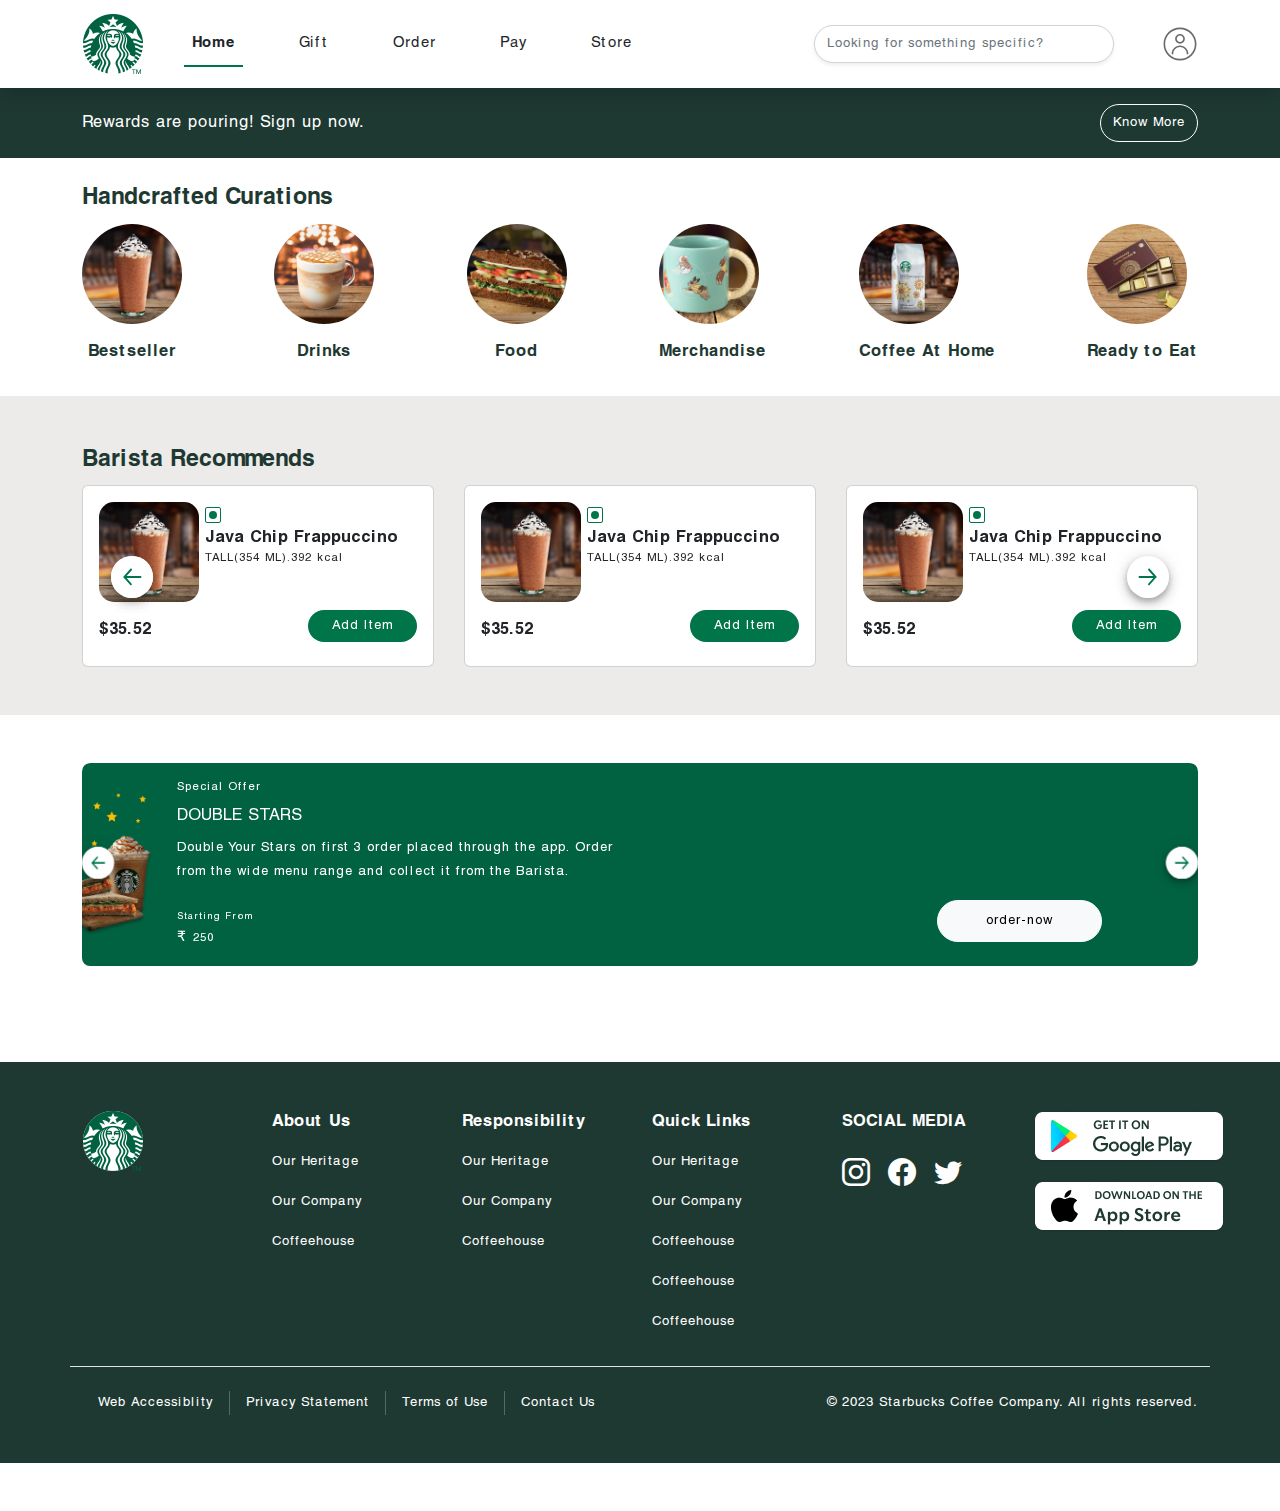
<file: index.html>
<!DOCTYPE html>
<html lang="en">

<head>
  <meta charset="UTF-8" />
  <meta http-equiv="X-UA-Compatible" content="IE=edge" />
  <meta name="viewport" content="width=device-width, initial-scale=1.0" />
  <title>Starbucks</title>
  <link rel="shortcut icon" href="img/favicon.ico" type="image/x-icon">
  <link rel="stylesheet" href="css/swiper-bundle.min.css" />
  <link rel="stylesheet" href="css/bootstrap-icons.css" />
  <link rel="stylesheet" href="css/bootstrap.min.css" />
  <link rel="stylesheet" href="css/fonts.css" />
  <link rel="stylesheet" href="css/style.css" />
</head>

<body>
  <header class="navbar navbar-expand-lg shadow">
    <div class="container">
      <a href="#" class="navbar-brand">
        <img src="img/logo.png" alt="" />
      </a>
      <button class="navbar-toggler shadow-none border-0 text-primary" type="button" data-bs-toggle="collapse"
        data-bs-target="#menu">
        <i class="bi bi-list"></i>
      </button>
      <div class="collapse navbar-collapse" id="menu">
        <ul class="navbar-nav">
          <li class="nav-item active px-4">
            <a href="index.html" class="nav-link ">Home</a>
          </li>
          <li class="nav-item px-4">
            <a href="#" class="nav-link">Gift</a>
          </li>
          <li class="nav-item px-4">
            <a href="order.html" class="nav-link">Order</a>
          </li>
          <li class="nav-item px-4">
            <a href="#" class="nav-link" data-bs-target="#pay" data-bs-toggle="modal">Pay</a>
          </li>
          <li class="nav-item px-4">
            <a href="store.html" class="nav-link">Store</a>
          </li>
        </ul>
        <form class="d-flex align-items-center ms-auto header-icon" role="search">
          <input class="form-control shadow-sm me-5 rounded-pill" type="search"
            placeholder="Looking for something specific?" aria-label="Search" />
          <img src="img/account_thin.svg" alt="" />
        </form>
      </div>
    </div>
  </header>
  <section class="bg-primary py-3">
    <div class="container">
      <div class="d-flex text-white justify-content-between align-items-center">
        <p class="m-0 font-20 fw-light">Rewards are pouring! Sign up now.</p>
        <button class="btn text-white border border-white rounded-pill" data-bs-toggle="modal"
          data-bs-target="#knowMore">
          Know More
        </button>
      </div>
    </div>
  </section>

  <section class="py-4">
    <div class="container">
      <h3 class="text-primary fw-bolder">Handcrafted Curations</h3>
      <div class="row justify-content-between text-center">
        <div class="col-12 d-flex justify-content-between">
          <div class="food-box">
            <div class="img-box">
              <img src="img/Bestseller.jpg" alt="" />
            </div>
            <h2 class="text-primary font-20 fw-bolder pt-3">Bestseller</h2>
          </div>
          <div class="food-box">
            <div class="img-box">
              <img src="img/Drinks.jpg" alt="" />
            </div>
            <h2 class="text-primary font-20 fw-bolder pt-3">Drinks</h2>
          </div>
          <div class="food-box">
            <div class="img-box">
              <img src="img/Food.jpg" alt="" />
            </div>
            <h2 class="text-primary font-20 fw-bolder pt-3">Food</h2>
          </div>
          <div class="food-box">
            <div class="img-box">
              <img src="img/Merchandise.jpg" alt="" />
            </div>
            <h2 class="text-primary font-20 fw-bolder pt-3">Merchandise</h2>
          </div>
          <div class="food-box">
            <div class="img-box">
              <img src="img/CoffeeAtHome.jpg" alt="" />
            </div>
            <h2 class="text-primary font-20 fw-bolder pt-3">
              Coffee At Home
            </h2>
          </div>
          <div class="food-box">
            <div class="img-box">
              <img src="img/ReadyToEat.jpg" alt="" />
            </div>
            <h2 class="text-primary font-20 fw-bolder pt-3">Ready to Eat</h2>
          </div>
        </div>
      </div>
    </div>
  </section>

  <!-- Recommends section  -->
  <section class="bg-web py-5">
    <div class="container">
      <h3 class="text-primary fw-bolder">Barista Recommends</h3>
      <div class="swiper mySwiper">
        <div class="swiper-wrapper">
          <div class="swiper-slide">
            <div class="card p-3" style="max-width: 540px">
              <div class="row g-0">
                <div class="col-md-4">
                  <div class="recommed-img-box">
                    <img src="img/Bestseller.jpg" class="img-fluid rounded-start" alt="..." />
                  </div>
                </div>
                <div class="col-md-8">
                  <div class="card-body p-0">
                    <img src="img/veg.svg" alt="" />
                    <h4 class="card-title font-20 fw-bold m-0">
                      Java Chip Frappuccino
                    </h4>
                    <h5 class="font-14">TALL(354 ML).392 kcal</h5>
                  </div>
                </div>
              </div>
              <div class="hstack justify-content-between">
                <h2 class="font-20 fw-bold pt-3">$35.52</h2>
                <button class="btn btn-primary rounded-pill addbtn py-1 px-4">
                  Add Item
                </button>
              </div>
            </div>
          </div>
          <div class="swiper-slide">
            <div class="card p-3" style="max-width: 540px">
              <div class="row g-0">
                <div class="col-md-4">
                  <div class="recommed-img-box">
                    <img src="img/Bestseller.jpg" class="img-fluid rounded-start" alt="..." />
                  </div>
                </div>
                <div class="col-md-8">
                  <div class="card-body p-0">
                    <img src="img/veg.svg" alt="" />
                    <h4 class="card-title font-20 fw-bold m-0">
                      Java Chip Frappuccino
                    </h4>
                    <h5 class="font-14">TALL(354 ML).392 kcal</h5>
                  </div>
                </div>
              </div>
              <div class="hstack justify-content-between">
                <h2 class="font-20 fw-bold pt-3">$35.52</h2>
                <button class="btn btn-primary rounded-pill addbtn py-1 px-4">
                  Add Item
                </button>
              </div>
            </div>
          </div>
          <div class="swiper-slide">
            <div class="card p-3" style="max-width: 540px">
              <div class="row g-0">
                <div class="col-md-4">
                  <div class="recommed-img-box">
                    <img src="img/Bestseller.jpg" class="img-fluid rounded-start" alt="..." />
                  </div>
                </div>
                <div class="col-md-8">
                  <div class="card-body p-0">
                    <img src="img/veg.svg" alt="" />
                    <h4 class="card-title font-20 fw-bold m-0">
                      Java Chip Frappuccino
                    </h4>
                    <h5 class="font-14">TALL(354 ML).392 kcal</h5>
                  </div>
                </div>
              </div>
              <div class="hstack justify-content-between">
                <h2 class="font-20 fw-bold pt-3">$35.52</h2>
                <button class="btn btn-primary rounded-pill addbtn py-1 px-4">
                  Add Item
                </button>
              </div>
            </div>
          </div>
          <div class="swiper-slide">
            <div class="card p-3" style="max-width: 540px">
              <div class="row g-0">
                <div class="col-md-4">
                  <div class="recommed-img-box">
                    <img src="img/Bestseller.jpg" class="img-fluid rounded-start" alt="..." />
                  </div>
                </div>
                <div class="col-md-8">
                  <div class="card-body p-0">
                    <img src="img/veg.svg" alt="" />
                    <h4 class="card-title font-20 fw-bold m-0">
                      Java Chip Frappuccino
                    </h4>
                    <h5 class="font-14">TALL(354 ML).392 kcal</h5>
                  </div>
                </div>
              </div>
              <div class="hstack justify-content-between">
                <h2 class="font-20 fw-bold pt-3">$35.52</h2>
                <button class="btn btn-primary rounded-pill addbtn py-1 px-4">
                  Add Item
                </button>
              </div>
            </div>
          </div>
        </div>
        <div class="swiper-button-prev"></div>
        <div class="swiper-button-next"></div>
      </div>
    </div>
  </section>

  <!-- offer secction  -->
  <section class="py-5">
    <div class="container">
      <div class="carousel slide rounded-3 overflow-hidden" data-bs-ride="true" id="offer">
        <div class="carousel-inner">
          <div class="carousel-item carousel-img-2 active">
            <div class="row align-items-center">
              <div class="col-1">
                <img src="img/Bonus_Stars_2d6733cfde.png" alt="" />
              </div>
              <div class="col-5 text-white py-3">
                <h2 class="font-14">Special Offer</h2>
                <h4 class="font-20">DOUBLE STARS</h4>
                <p class="pb-4">
                  Double Your Stars on first 3 order placed through the app.
                  Order from the wide menu range and collect it from the
                  Barista.
                </p>
                <div class="d-flex justify-content-between">
                  <div class="slider-content">
                    <label for="" class="font-12 d-block">Starting From</label>
                    <span class="font-14">₹ 250</span>
                  </div>
                </div>
              </div>
              <div class="col-3 ms-auto align-self-end mb-4">
                <button class="btn btn-light rounded-pill px-5 py-2">
                  order-now
                </button>
              </div>
            </div>
          </div>
          <div class="carousel-item carousel-img-1">
            <div class="row align-items-center">
              <div class="col-1">
                <img src="img/Group_1313_209b3baa05.png" alt="" />
              </div>
              <div class="col-5 text-white py-3">
                <h2 class="font-14">Special Offer</h2>
                <h4 class="font-20">DOUBLE STARS</h4>
                <p class="pb-4">
                  Double Your Stars on first 3 order placed through the app.
                  Order from the wide menu range and collect it from the
                  Barista.
                </p>
                <div class="d-flex justify-content-between">
                  <div class="slider-content">
                    <label for="" class="font-12 d-block">Starting From</label>
                    <span class="font-14">₹ 250</span>
                  </div>
                </div>
              </div>
              <div class="col-3 ms-auto align-self-end mb-4">
                <button class="btn btn-light rounded-pill px-5 py-2">
                  order-now
                </button>
              </div>
            </div>
          </div>
          <div class="carousel-item carousel-img-2">
            <div class="row align-items-center">
              <div class="col-1">
                <img src="img/Barista_Pride_ca8aec571f.png" alt="" />
              </div>
              <div class="col-5 text-white py-3">
                <h2 class="font-14">Special Offer</h2>
                <h4 class="font-20">DOUBLE STARS</h4>
                <p class="pb-4">
                  Double Your Stars on first 3 order placed through the app.
                  Order from the wide menu range and collect it from the
                  Barista.
                </p>
                <div class="d-flex justify-content-between">
                  <div class="slider-content">
                    <label for="" class="font-12 d-block">Starting From</label>
                    <span class="font-14">₹ 250</span>
                  </div>
                </div>
              </div>
              <div class="col-3 ms-auto align-self-end mb-4">
                <button class="btn btn-light rounded-pill px-5 py-2">
                  order-now
                </button>
              </div>
            </div>
          </div>
          <div class="carousel-item carousel-img-3">
            <div class="row align-items-center">
              <div class="col-1">
                <img src="img/Group_1249_39083973b4.png" alt="" />
              </div>
              <div class="col-5 text-white py-3">
                <h2 class="font-14">Special Offer</h2>
                <h4 class="font-20">DOUBLE STARS</h4>
                <p class="pb-4">
                  Double Your Stars on first 3 order placed through the app.
                  Order from the wide menu range and collect it from the
                  Barista.
                </p>
                <div class="d-flex justify-content-between">
                  <div class="slider-content">
                    <label for="" class="font-12 d-block">Starting From</label>
                    <span class="font-14">₹ 250</span>
                  </div>
                </div>
              </div>
              <div class="col-3 ms-auto align-self-end mb-4">
                <button class="btn btn-light rounded-pill px-5 py-2">
                  order-now
                </button>
              </div>
            </div>
          </div>
        </div>
        <button class="carousel-control-prev" type="button" data-bs-target="#offer" data-bs-slide="prev">
          <span class="carousel-control-prev-icon" aria-hidden="true"></span>
          <span class="visually-hidden">Previous</span>
        </button>
        <button class="carousel-control-next" type="button" data-bs-target="#offer" data-bs-slide="next">
          <span class="carousel-control-next-icon" aria-hidden="true"></span>
          <span class="visually-hidden">Next</span>
        </button>
      </div>
    </div>
  </section>
  

  <footer class="bg-primary py-5 my-5">
    <div class="container">
      <div class="row border-0 border-bottom pb-4">
        <div class="col-xs-12 col-md-2">
          <img src="img/logo.png" alt="" />
        </div>
        <div class="col-xs-12 col-md-2">
          <h3 class="text-white fw-bold font-20">About Us</h3>
          <ul class="list-group list-group-flush">
            <li class="px-0 list-group-item bg-transparent border-0">
              <a href="#" class="text-decoration-none text-white">
                Our Heritage
              </a>
            </li>
            <li class="px-0 list-group-item bg-transparent border-0">
              <a href="#" class="text-decoration-none text-white">
                Our Company
              </a>
            </li>
            <li class="px-0 list-group-item bg-transparent border-0">
              <a href="#" class="text-decoration-none text-white">
                Coffeehouse
              </a>
            </li>
          </ul>
        </div>
        <div class="col-xs-12 col-md-2">
          <h3 class="text-white fw-bold font-20">Responsibility</h3>
          <ul class="list-group list-group-flush">
            <li class="px-0 list-group-item bg-transparent border-0">
              <a href="#" class="text-decoration-none text-white">
                Our Heritage
              </a>
            </li>
            <li class="px-0 list-group-item bg-transparent border-0">
              <a href="#" class="text-decoration-none text-white">
                Our Company
              </a>
            </li>
            <li class="px-0 list-group-item bg-transparent border-0">
              <a href="#" class="text-decoration-none text-white">
                Coffeehouse
              </a>
            </li>
          </ul>
        </div>
        <div class="col-xs-12 col-md-2">
          <h3 class="text-white fw-bold font-20">Quick Links</h3>
          <ul class="list-group list-group-flush">
            <li class="px-0 list-group-item bg-transparent border-0">
              <a href="#" class="text-decoration-none text-white">
                Our Heritage
              </a>
            </li>
            <li class="px-0 list-group-item bg-transparent border-0">
              <a href="#" class="text-decoration-none text-white">
                Our Company
              </a>
            </li>
            <li class="px-0 list-group-item bg-transparent border-0">
              <a href="#" class="text-decoration-none text-white">
                Coffeehouse
              </a>
            </li>
            <li class="px-0 list-group-item bg-transparent border-0">
              <a href="#" class="text-decoration-none text-white">
                Coffeehouse
              </a>
            </li>
            <li class="px-0 list-group-item bg-transparent border-0">
              <a href="#" class="text-decoration-none text-white">
                Coffeehouse
              </a>
            </li>
          </ul>
        </div>
        <div class="col-xs-12 col-md-2">
          <h3 class="text-white fw-bold font-20">SOCIAL MEDIA</h3>
          <div class="hstack align-items-center pt-3">
            <i class="bi bi-instagram text-white h3 m-0 pe-3"></i>
            <i class="bi bi-facebook text-white h3 m-0 pe-3"></i>
            <i class="bi bi-twitter text-white h3 m-0"></i>
          </div>
        </div>
        <div class="col-xs-12 col-md-2">
          <img src="img/appstoreAndroid.png" class="pb-3" alt="" />
          <img src="img/appstoreiOS.png" alt="" />
        </div>
      </div>
      <div class="hstack align-items-center text-white justify-content-between">
        <div class="hstack pt-4">
          <p class="px-3"> Web Accessiblity</p>
          <div class="vr"></div>
          <p class="px-3"> Privacy Statement</p>
          <div class="vr"></div>
          <p class="px-3"> Terms of Use</p>
          <div class="vr"></div>
          <p class="px-3"> Contact Us</p>
        </div>
        <p class="pt-4">© 2023 Starbucks Coffee Company. All rights reserved.</p>
      </div>
    </div>
  </footer>

  <div class="modal fade" id="knowMore" data-bs-backdrop="static">
    <div class="modal-dialog modal-lg modal-dialog-centered">
      <div class="modal-content">
        <div class="modal-body">
          <div class="row py-2">
            <div class="col-1">
              <img src="img/create_account_7371e188d6.png" class="img-fluid" alt="" />
            </div>
            <div class="col-11">
              <p>
                Create an account to get access to full range of Starbucks
                Rewards Benefits
              </p>
            </div>
          </div>
          <div class="row">
            <div class="col-1">
              <img src="img/earn_stars_redeem_rewards_e0be5531df.png" class="img-fluid" alt="" />
            </div>
            <div class="col-11">
              <p>
                As you earn stars, you can redeem them for rewards—like free
                drinks, and more when you annually spend Rs 600 or more.
              </p>
            </div>
          </div>
          <div class="row">
            <div class="col-1">
              <img src="img/starfor_spend_bf8f7b7350.png" class="img-fluid" alt="" />
            </div>
            <div class="col-11">
              <p>
                Earn a star on every Rs 300 spent on your registered Starbucks
                Card
              </p>
            </div>
          </div>
        </div>
        <div class="modal-footer">
          <button class="btn btn-primary" data-bs-dismiss="modal">
            Close
          </button>
        </div>
      </div>
    </div>
  </div>

  <div class="modal fade" id="pay" data-bs-backdrop="static">
    <div class="modal-dialog  modal-lg modal-dialog-centered">
      <div class="modal-content p-3 border-0 rounded-5">
        <div class="modal-header d-block text-end border-0">
          <a href="#" data-bs-dismiss="modal" class="text-decoration-none  text-primary fw-bold">SKIP</a>
        </div>
        <div class="modal-body">
          <h2 class="fw-bold text-primary">Login</h2>
          <form action="">
            <label for="" class="form-label">Username:</label>
            <input type="text" placeholder="Enter Email ID or Mobile number*"
              class="form-control mb-3 border-0 border-bottom rounded-0 ps-0">
            <label for="" class="form-label">Password:</label>
            <input type="password" placeholder="Enter password*"
              class="form-control border-0 border-bottom rounded-0 ps-0">
            <p class="form-text">Don't have an account? <a href="#" class="text-success">Sign Up</a></p>
            <button class="btn btn-secondary w-50 mx-auto d-block mt-4 rounded-pill">Login</button>
            <p class="form-text text-center pt-3">Facing trouble logging in? <a href="#" class="text-success">Get
                Help</a></p>
          </form>
        </div>
      </div>
    </div>
  </div>
  <script src="js/bootstrap.min.js"></script>
  <script src="js/swiper-bundle.min.js"></script>
  <!-- Initialize Swiper -->
  <script>
    var swiper = new Swiper(".mySwiper", {
      slidesPerView: 3,
      spaceBetween: 30,
      freeMode: true,
      pagination: {
        el: ".swiper-pagination",
        clickable: true,
      },
    });
  </script>
</body>

</html>
</file>
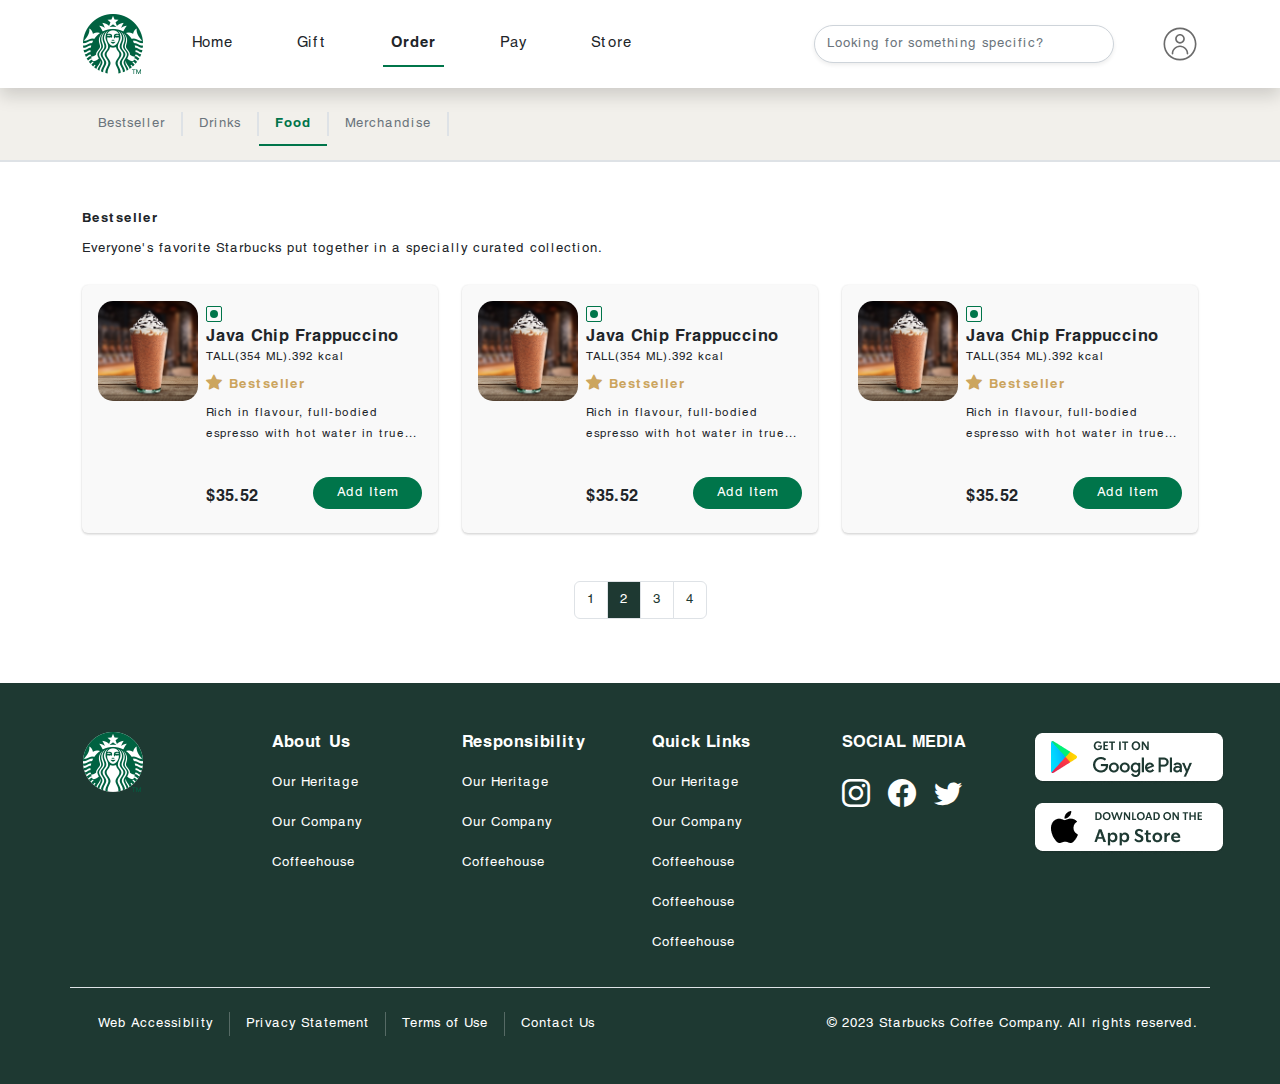
<file: order.html>
<!DOCTYPE html>
<html lang="en">

<head>
    <meta charset="UTF-8" />
    <meta http-equiv="X-UA-Compatible" content="IE=edge" />
    <meta name="viewport" content="width=device-width, initial-scale=1.0" />
    <title>Starbucks</title>
    <link rel="stylesheet" href="css/swiper-bundle.min.css" />
    <link rel="stylesheet" href="css/bootstrap-icons.css" />
    <link rel="stylesheet" href="css/bootstrap.min.css" />
    <link rel="stylesheet" href="css/fonts.css" />
    <link rel="stylesheet" href="css/style.css" />
</head>

<body>
    <header class="navbar navbar-expand-lg shadow">
        <div class="container">
            <a href="#" class="navbar-brand">
                <img src="img/logo.png" alt="" />
            </a>
            <button class="navbar-toggler shadow-none border-0 text-primary" type="button" data-bs-toggle="collapse"
                data-bs-target="#menu">
                <i class="bi bi-list"></i>
            </button>
            <div class="collapse navbar-collapse" id="menu">
                <ul class="navbar-nav">
                    <li class="nav-item px-4">
                        <a href="index.html" class="nav-link">Home</a>
                    </li>
                    <li class="nav-item px-4">
                        <a href="#" class="nav-link">Gift</a>
                    </li>
                    <li class="nav-item active px-4">
                        <a href="order.html" class="nav-link ">Order</a>
                    </li>
                    <li class="nav-item px-4">
                        <a href="#" class="nav-link" data-bs-target="#pay" data-bs-toggle="modal">Pay</a>
                    </li>
                    <li class="nav-item px-4">
                        <a href="#" class="nav-link">Store</a>
                    </li>
                </ul>
                <form class="d-flex align-items-center ms-auto header-icon" role="search">
                    <input class="form-control shadow-sm me-5 rounded-pill" type="search"
                        placeholder="Looking for something specific?" aria-label="Search" />
                    <img src="img/account_thin.svg" alt="" />
                </form>
            </div>
        </div>
    </header>

    <section class="bg-gray border-0 border-bottom border-2 order-tab">
        <div class="container">
            <ul class="nav py-3" id="">
                <li class="nav-item py-2">
                    <a class="nav-link text-muted border-end py-0" aria-current="page" href="#" data-bs-toggle="tab" data-bs-target="#home-tab-pane">Bestseller</a>
                </li>
                <li class="nav-item py-2">
                    <a class="nav-link text-muted border-end py-0" aria-current="page" href="#" data-bs-toggle="tab" data-bs-target="#profile-tab-pane">Drinks</a>
                </li>
                <li class="nav-item py-2">
                    <a class="nav-link text-muted active border-end py-0" aria-current="page" href="#" data-bs-toggle="tab" data-bs-target="#contact-tab-pane">Food</a>
                </li>
                <li class="nav-item py-2">
                    <a class="nav-link text-muted border-end py-0" aria-current="page" href="#" data-bs-toggle="tab" data-bs-target="#contact-tab-pane">Merchandise</a>
                </li>
            </ul>
        </div>
    </section>
    <div class="tab-content" id="myTabContent">
        <div class="tab-pane fade show active" id="home-tab-pane" role="tabpanel" aria-labelledby="home-tab" tabindex="0">
            <section class="py-5">
                <div class="container">
                    <h2 class="h6 fw-bold">Bestseller</h2>
                    <p class="pb-4">Everyone's favorite Starbucks put together in a specially curated collection.</p>
                    <div class="row">
                        <div class="col-12 col-md-4">
                            <div class="card p-3 order-card border-0" style="max-width: 540px">
                                <div class="row g-0">
                                    <div class="col-md-4">
                                        <div class="recommed-img-box">
                                            <img src="img/Bestseller.jpg" class="img-fluid rounded-start" alt="..." />
                                        </div>
                                    </div>
                                    <div class="col-md-8">
                                        <div class="card-body p-0">
                                            <img src="img/veg.svg" alt="" />
                                            <h4 class="card-title font-20 fw-bold m-0">
                                                Java Chip Frappuccino
                                            </h4>
                                            <h5 class="font-14">TALL(354 ML).392 kcal</h5>
                                            <h3 class="h6  font-yellow fw-bold"><i class="bi bi-star-fill"></i> Bestseller</h3>
                                            <p class="font-14 pb-4">Rich in flavour, full-bodied espresso with hot water in
                                                true...</p>
                                        </div>
                                        <div class="hstack justify-content-between">
                                            <h2 class="font-20 fw-bold pt-3">$35.52</h2>
                                            <button class="btn btn-primary rounded-pill addbtn py-1 px-4">
                                                Add Item
                                            </button>
                                        </div>
                                    </div>
                                </div>
                            </div>
                        </div>
                        <div class="col-12 col-md-4">
                            <div class="card p-3 order-card border-0" style="max-width: 540px">
                                <div class="row g-0">
                                    <div class="col-md-4">
                                        <div class="recommed-img-box">
                                            <img src="img/Bestseller.jpg" class="img-fluid rounded-start" alt="..." />
                                        </div>
                                    </div>
                                    <div class="col-md-8">
                                        <div class="card-body p-0">
                                            <img src="img/veg.svg" alt="" />
                                            <h4 class="card-title font-20 fw-bold m-0">
                                                Java Chip Frappuccino
                                            </h4>
                                            <h5 class="font-14">TALL(354 ML).392 kcal</h5>
                                            <h3 class="h6  font-yellow fw-bold"><i class="bi bi-star-fill"></i> Bestseller</h3>
                                            <p class="font-14 pb-4">Rich in flavour, full-bodied espresso with hot water in
                                                true...</p>
                                        </div>
                                        <div class="hstack justify-content-between">
                                            <h2 class="font-20 fw-bold pt-3">$35.52</h2>
                                            <button class="btn btn-primary rounded-pill addbtn py-1 px-4">
                                                Add Item
                                            </button>
                                        </div>
                                    </div>
                                </div>
                            </div>
                        </div>
                        <div class="col-12 col-md-4">
                            <div class="card p-3 order-card border-0" style="max-width: 540px">
                                <div class="row g-0">
                                    <div class="col-md-4">
                                        <div class="recommed-img-box">
                                            <img src="img/Bestseller.jpg" class="img-fluid rounded-start" alt="..." />
                                        </div>
                                    </div>
                                    <div class="col-md-8">
                                        <div class="card-body p-0">
                                            <img src="img/veg.svg" alt="" />
                                            <h4 class="card-title font-20 fw-bold m-0">
                                                Java Chip Frappuccino
                                            </h4>
                                            <h5 class="font-14">TALL(354 ML).392 kcal</h5>
                                            <h3 class="h6  font-yellow fw-bold"><i class="bi bi-star-fill"></i> Bestseller</h3>
                                            <p class="font-14 pb-4">Rich in flavour, full-bodied espresso with hot water in
                                                true...</p>
                                        </div>
                                        <div class="hstack justify-content-between">
                                            <h2 class="font-20 fw-bold pt-3">$35.52</h2>
                                            <button class="btn btn-primary rounded-pill addbtn py-1 px-4">
                                                Add Item
                                            </button>
                                        </div>
                                    </div>
                                </div>
                            </div>
                        </div>
                    </div>
                    <nav class="page navigation pt-5">
                        <ul class="pagination justify-content-center">
                            <li class="page-item">
                                <a href="#" class="page-link text-primary">1</a>
                            </li>
                            <li class="page-item">
                                <a href="#" class="page-link  bg-primary text-white">2</a>
                            </li>
                            <li class="page-item">
                                <a href="#" class="page-link text-primary">3</a>
                            </li>
                            <li class="page-item">
                                <a href="#" class="page-link text-primary">4</a>
                            </li>
                        </ul>
                    </nav>
                </div>
            </section>
        
        </div>
        <div class="tab-pane fade" id="profile-tab-pane" role="tabpanel" aria-labelledby="profile-tab" tabindex="0">
            <section class="py-5">
                <div class="container">
                    <h2 class="h6 fw-bold">Bestseller</h2>
                    <p class="pb-4">Everyone's favorite Starbucks put together in a specially curated collection.</p>
                    <div class="row">
                        <div class="col-12 col-md-4">
                            <div class="card p-3 order-card border-0" style="max-width: 540px">
                                <div class="row g-0">
                                    <div class="col-md-4">
                                        <div class="recommed-img-box">
                                            <img src="img/Bestseller.jpg" class="img-fluid rounded-start" alt="..." />
                                        </div>
                                    </div>
                                    <div class="col-md-8">
                                        <div class="card-body p-0">
                                            <img src="img/veg.svg" alt="" />
                                            <h4 class="card-title font-20 fw-bold m-0">
                                                Java Chip Frappuccino
                                            </h4>
                                            <h5 class="font-14">TALL(354 ML).392 kcal</h5>
                                            <h3 class="h6  font-yellow fw-bold"><i class="bi bi-star-fill"></i> Bestseller</h3>
                                            <p class="font-14 pb-4">Rich in flavour, full-bodied espresso with hot water in
                                                true...</p>
                                        </div>
                                        <div class="hstack justify-content-between">
                                            <h2 class="font-20 fw-bold pt-3">$35.52</h2>
                                            <button class="btn btn-primary rounded-pill addbtn py-1 px-4">
                                                Add Item
                                            </button>
                                        </div>
                                    </div>
                                </div>
                            </div>
                        </div>
                        <div class="col-12 col-md-4">
                            <div class="card p-3 order-card border-0" style="max-width: 540px">
                                <div class="row g-0">
                                    <div class="col-md-4">
                                        <div class="recommed-img-box">
                                            <img src="img/Bestseller.jpg" class="img-fluid rounded-start" alt="..." />
                                        </div>
                                    </div>
                                    <div class="col-md-8">
                                        <div class="card-body p-0">
                                            <img src="img/veg.svg" alt="" />
                                            <h4 class="card-title font-20 fw-bold m-0">
                                                Java Chip Frappuccino
                                            </h4>
                                            <h5 class="font-14">TALL(354 ML).392 kcal</h5>
                                            <h3 class="h6  font-yellow fw-bold"><i class="bi bi-star-fill"></i> Bestseller</h3>
                                            <p class="font-14 pb-4">Rich in flavour, full-bodied espresso with hot water in
                                                true...</p>
                                        </div>
                                        <div class="hstack justify-content-between">
                                            <h2 class="font-20 fw-bold pt-3">$35.52</h2>
                                            <button class="btn btn-primary rounded-pill addbtn py-1 px-4">
                                                Add Item
                                            </button>
                                        </div>
                                    </div>
                                </div>
                            </div>
                        </div>
                        <div class="col-12 col-md-4">
                            <div class="card p-3 order-card border-0" style="max-width: 540px">
                                <div class="row g-0">
                                    <div class="col-md-4">
                                        <div class="recommed-img-box">
                                            <img src="img/Bestseller.jpg" class="img-fluid rounded-start" alt="..." />
                                        </div>
                                    </div>
                                    <div class="col-md-8">
                                        <div class="card-body p-0">
                                            <img src="img/veg.svg" alt="" />
                                            <h4 class="card-title font-20 fw-bold m-0">
                                                Java Chip Frappuccino
                                            </h4>
                                            <h5 class="font-14">TALL(354 ML).392 kcal</h5>
                                            <h3 class="h6  font-yellow fw-bold"><i class="bi bi-star-fill"></i> Bestseller</h3>
                                            <p class="font-14 pb-4">Rich in flavour, full-bodied espresso with hot water in
                                                true...</p>
                                        </div>
                                        <div class="hstack justify-content-between">
                                            <h2 class="font-20 fw-bold pt-3">$35.52</h2>
                                            <button class="btn btn-primary rounded-pill addbtn py-1 px-4">
                                                Add Item
                                            </button>
                                        </div>
                                    </div>
                                </div>
                            </div>
                        </div>
                        <div class="col-12 col-md-4">
                            <div class="card p-3 order-card border-0" style="max-width: 540px">
                                <div class="row g-0">
                                    <div class="col-md-4">
                                        <div class="recommed-img-box">
                                            <img src="img/Bestseller.jpg" class="img-fluid rounded-start" alt="..." />
                                        </div>
                                    </div>
                                    <div class="col-md-8">
                                        <div class="card-body p-0">
                                            <img src="img/veg.svg" alt="" />
                                            <h4 class="card-title font-20 fw-bold m-0">
                                                Java Chip Frappuccino
                                            </h4>
                                            <h5 class="font-14">TALL(354 ML).392 kcal</h5>
                                            <h3 class="h6  font-yellow fw-bold"><i class="bi bi-star-fill"></i> Bestseller</h3>
                                            <p class="font-14 pb-4">Rich in flavour, full-bodied espresso with hot water in
                                                true...</p>
                                        </div>
                                        <div class="hstack justify-content-between">
                                            <h2 class="font-20 fw-bold pt-3">$35.52</h2>
                                            <button class="btn btn-primary rounded-pill addbtn py-1 px-4">
                                                Add Item
                                            </button>
                                        </div>
                                    </div>
                                </div>
                            </div>
                        </div>
                    </div>
                </div>
            </section>
        
        </div>
        <div class="tab-pane fade" id="contact-tab-pane" role="tabpanel" aria-labelledby="contact-tab" tabindex="0">
            <p>Lorem ipsum Lorem ipsum dolor sit, amet consectetur adipisicing elit. Adipisci repellendus eaque excepturi maiores, inventore laborum facere dicta non minima voluptates odio animi eos est exercitationem sint culpa incidunt provident ipsum in aliquam enim doloremque tempore! Quo reiciendis cumque excepturi sint. dolor sit amet consectetur adipisicing elit. Libero id odit labore. Aliquid iure dignissimos excepturi? Vel explicabo beatae porro minus consequatur quod laboriosam a illum placeat, omnis reiciendis ut?</p>
        </div>
        <div class="tab-pane fade" id="disabled-tab-pane" role="tabpanel" aria-labelledby="disabled-tab" tabindex="0">
            <p>Lorem ipsum dolor sit amet consectetur adipisicing elit. Libero id odit labore. Aliquid iure dignissimos excepturi? Vel explicabo beatae porro minus consequatur quod laboriosam a illum placeat, omnis reiciendis ut?</p> 
        </div>
      </div>
  
    <footer class="bg-primary py-5">
        <div class="container">
            <div class="row border-0 border-bottom pb-4">
                <div class="col-xs-12 col-md-2">
                    <img src="img/logo.png" alt="" />
                </div>
                <div class="col-xs-12 col-md-2">
                    <h3 class="text-white fw-bold font-20">About Us</h3>
                    <ul class="list-group list-group-flush">
                        <li class="px-0 list-group-item bg-transparent border-0">
                            <a href="#" class="text-decoration-none text-white">
                                Our Heritage
                            </a>
                        </li>
                        <li class="px-0 list-group-item bg-transparent border-0">
                            <a href="#" class="text-decoration-none text-white">
                                Our Company
                            </a>
                        </li>
                        <li class="px-0 list-group-item bg-transparent border-0">
                            <a href="#" class="text-decoration-none text-white">
                                Coffeehouse
                            </a>
                        </li>
                    </ul>
                </div>
                <div class="col-xs-12 col-md-2">
                    <h3 class="text-white fw-bold font-20">Responsibility</h3>
                    <ul class="list-group list-group-flush">
                        <li class="px-0 list-group-item bg-transparent border-0">
                            <a href="#" class="text-decoration-none text-white">
                                Our Heritage
                            </a>
                        </li>
                        <li class="px-0 list-group-item bg-transparent border-0">
                            <a href="#" class="text-decoration-none text-white">
                                Our Company
                            </a>
                        </li>
                        <li class="px-0 list-group-item bg-transparent border-0">
                            <a href="#" class="text-decoration-none text-white">
                                Coffeehouse
                            </a>
                        </li>
                    </ul>
                </div>
                <div class="col-xs-12 col-md-2">
                    <h3 class="text-white fw-bold font-20">Quick Links</h3>
                    <ul class="list-group list-group-flush">
                        <li class="px-0 list-group-item bg-transparent border-0">
                            <a href="#" class="text-decoration-none text-white">
                                Our Heritage
                            </a>
                        </li>
                        <li class="px-0 list-group-item bg-transparent border-0">
                            <a href="#" class="text-decoration-none text-white">
                                Our Company
                            </a>
                        </li>
                        <li class="px-0 list-group-item bg-transparent border-0">
                            <a href="#" class="text-decoration-none text-white">
                                Coffeehouse
                            </a>
                        </li>
                        <li class="px-0 list-group-item bg-transparent border-0">
                            <a href="#" class="text-decoration-none text-white">
                                Coffeehouse
                            </a>
                        </li>
                        <li class="px-0 list-group-item bg-transparent border-0">
                            <a href="#" class="text-decoration-none text-white">
                                Coffeehouse
                            </a>
                        </li>
                    </ul>
                </div>
                <div class="col-xs-12 col-md-2">
                    <h3 class="text-white fw-bold font-20">SOCIAL MEDIA</h3>
                    <div class="hstack align-items-center pt-3">
                        <i class="bi bi-instagram text-white h3 m-0 pe-3"></i>
                        <i class="bi bi-facebook text-white h3 m-0 pe-3"></i>
                        <i class="bi bi-twitter text-white h3 m-0"></i>
                    </div>
                </div>
                <div class="col-xs-12 col-md-2">
                    <img src="img/appstoreAndroid.png" class="pb-3" alt="" />
                    <img src="img/appstoreiOS.png" alt="" />
                </div>
            </div>
            <div class="hstack align-items-center text-white justify-content-between">
                <div class="hstack pt-4">
                    <p class="px-3"> Web Accessiblity</p>
                    <div class="vr"></div>
                    <p class="px-3"> Privacy Statement</p>
                    <div class="vr"></div>
                    <p class="px-3"> Terms of Use</p>
                    <div class="vr"></div>
                    <p class="px-3"> Contact Us</p>
                </div>
                <p class="pt-4">© 2023 Starbucks Coffee Company. All rights reserved.</p>
            </div>
        </div>
    </footer>
    <div class="modal fade" id="pay" data-bs-backdrop="static">
        <div class="modal-dialog  modal-lg modal-dialog-centered">
            <div class="modal-content p-3 border-0 rounded-5">
                <div class="modal-header d-block text-end border-0">
                    <a href="#" data-bs-dismiss="modal" class="text-decoration-none  text-primary fw-bold">SKIP</a>
                </div>
                <div class="modal-body">
                    <h2 class="fw-bold text-primary">Login</h2>
                    <form action="">
                        <label for="" class="form-label">Username:</label>
                        <input type="text" placeholder="Enter Email ID or Mobile number*"
                            class="form-control mb-3 border-0 border-bottom rounded-0 ps-0">
                        <label for="" class="form-label">Password:</label>
                        <input type="password" placeholder="Enter password*"
                            class="form-control border-0 border-bottom rounded-0 ps-0">
                        <p class="form-text">Don't have an account? <a href="#" class="text-success">Sign Up</a></p>
                        <button class="btn btn-secondary w-50 mx-auto d-block mt-4 rounded-pill">Login</button>
                        <p class="form-text text-center pt-3">Facing trouble logging in? <a href="#"
                                class="text-success">Get
                                Help</a></p>
                    </form>
                </div>
            </div>
        </div>
    </div>
    <script src="js/bootstrap.min.js"></script>
  <script src="js/swiper-bundle.min.js"></script>
</body>

</html>
</file>
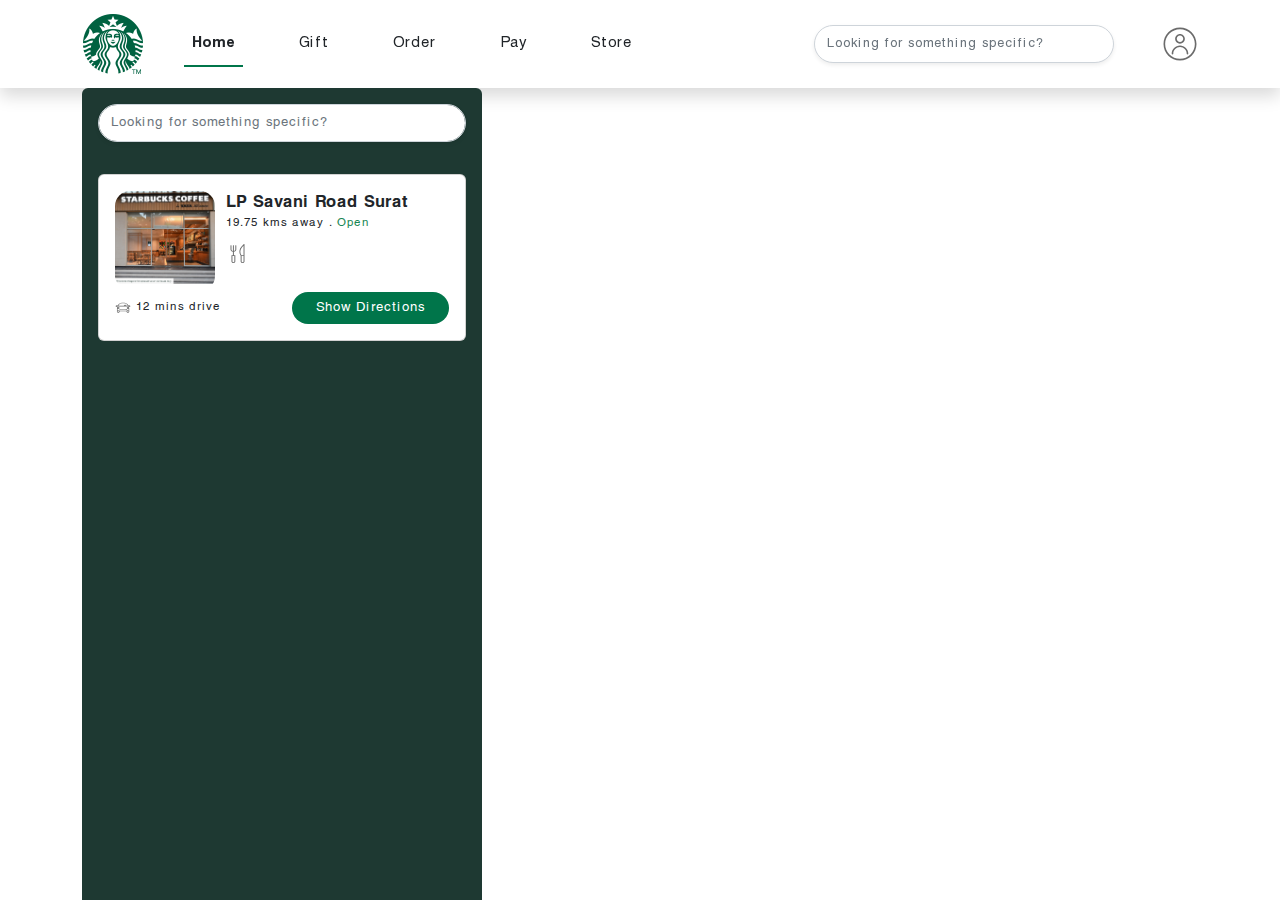
<file: store.html>
<!DOCTYPE html>
<html lang="en">

<head>
  <meta charset="UTF-8" />
  <meta http-equiv="X-UA-Compatible" content="IE=edge" />
  <meta name="viewport" content="width=device-width, initial-scale=1.0" />
  <title>Starbucks</title>
  <link rel="stylesheet" href="css/swiper-bundle.min.css" />
  <link rel="stylesheet" href="css/bootstrap-icons.css" />
  <link rel="stylesheet" href="css/bootstrap.min.css" />
  <link rel="stylesheet" href="css/fonts.css" />
  <link rel="stylesheet" href="css/style.css" />
</head>

<body>
  <header class="navbar navbar-expand-lg shadow">
    <div class="container">
      <a href="#" class="navbar-brand">
        <img src="img/logo.png" alt="" />
      </a>
      <button class="navbar-toggler shadow-none border-0 text-primary" type="button" data-bs-toggle="collapse"
        data-bs-target="#menu">
        <i class="bi bi-list"></i>
      </button>
      <div class="collapse navbar-collapse" id="menu">
        <ul class="navbar-nav">
          <li class="nav-item active px-4">
            <a href="index.html" class="nav-link ">Home</a>
          </li>
          <li class="nav-item px-4">
            <a href="#" class="nav-link">Gift</a>
          </li>
          <li class="nav-item px-4">
            <a href="order.html" class="nav-link">Order</a>
          </li>
          <li class="nav-item px-4">
            <a href="#" class="nav-link" data-bs-target="#pay" data-bs-toggle="modal">Pay</a>
          </li>
          <li class="nav-item px-4">
            <a href="store.html" class="nav-link">Store</a>
          </li>
        </ul>
        <form class="d-flex align-items-center ms-auto header-icon" role="search">
          <input class="form-control shadow-sm me-5 rounded-pill" type="search"
            placeholder="Looking for something specific?" aria-label="Search" />
          <img src="img/account_thin.svg" alt="" />
        </form>
      </div>
    </div>
  </header>
  <div class="container">
    <aside class="bg-primary rounded-2">
      <form class=" align-items-center ms-auto p-3 header-icon justify-content-center" role="search">
        <input class="form-control shadow-sm me-5 rounded-pill " type="search"
          placeholder="Looking for something specific?" aria-label="Search" />
      </form>
      <div class="card m-3 p-3" style="max-width: 540px">
        <div class="row g-0">
          <div class="col-md-4">
            <div class="recommed-img-box ">
              <img src="img/Store_Image_Def.jpg" class="img-fluid rounded-start" alt="..." />
            </div>
          </div>
          <div class="col-md-8">
            <div class="card-body p-0">
              <!-- <img src="img/veg.svg" alt="" /> -->
              <h4 class="card-title font-20 fw-bold m-0">
                LP Savani Road Surat
              </h4>
              <h5 class="font-14">19.75 kms away . <span class="text-success">Open</span></h5>
              <img src="img/dine in.svg" alt="">
            </div>
          </div>
        </div>
        <div class="hstack justify-content-between">
          <h6 class="font-14 my-2"><img src="img/car_alternate_2.svg" alt=""> 12 mins drive</h6>
          <button class="btn btn-primary rounded-pill addbtn py-1 px-4">
            Show Directions
          </button>
        </div>
        
    </aside>
  </div>
  <main>
    <iframe
      src="https://www.google.com/maps/embed?pb=!1m18!1m12!1m3!1d3719.994715506033!2d72.78515901462573!3d21.19236888590999!2m3!1f0!2f0!3f0!3m2!1i1024!2i768!4f13.1!3m3!1m2!1s0x3be04dd1c813f6ff%3A0x4846f4f080553c01!2sSTARBUCKS%20COFFEE!5e0!3m2!1sen!2sin!4v1677171060286!5m2!1sen!2sin"
      width="879" height="375" style="border:0;" allowfullscreen="" loading="lazy"
      referrerpolicy="no-referrer-when-downgrade"></iframe>
  </main>

  <script src="js/bootstrap.min.js"></script>
  <script src="js/swiper-bundle.min.js"></script>
  <!-- Initialize Swiper -->
  <script>
    var swiper = new Swiper(".mySwiper", {
      slidesPerView: 3,
      spaceBetween: 30,
      freeMode: true,
      pagination: {
        el: ".swiper-pagination",
        clickable: true,
      },
    });
  </script>
</body>

</html>
</file>
<file: css/fonts.css>
@font-face {
    font-family: 'Helvetica';
    src: url('../font/Helvetica-Condensed-Black.woff2') format('woff2'),
        url('../font/Helvetica-Condensed-Black.woff') format('woff');
    font-weight: 900;
    font-style: normal;
    font-display: swap;
}

@font-face {
    font-family: 'Helvetica';
    src: url('../font/Helvetica-Condensed-BlackObl.woff2') format('woff2'),
        url('../font/Helvetica-Condensed-BlackObl.woff') format('woff');
    font-weight: 900;
    font-style: italic;
    font-display: swap;
}

@font-face {
    font-family: 'Helvetica';
    src: url('../font/Helvetica-Condensed-Bold.woff2') format('woff2'),
        url('../font/Helvetica-Condensed-Bold.woff') format('woff');
    font-weight: bold;
    font-style: normal;
    font-display: swap;
}

@font-face {
    font-family: 'Helvetica';
    src: url('../font/Helvetica-Condensed-BoldObl.woff2') format('woff2'),
        url('../font/Helvetica-Condensed-BoldObl.woff') format('woff');
    font-weight: bold;
    font-style: italic;
    font-display: swap;
}

@font-face {
    font-family: 'Helvetica';
    src: url('../font/AGHlvCyrillicBold-ItalicA.woff2') format('woff2'),
        url('../font/AGHlvCyrillicBold-ItalicA.woff') format('woff');
    font-weight: bold;
    font-style: italic;
    font-display: swap;
}

@font-face {
    font-family: 'Helvetica';
    src: url('../font/Helvetica-Narrow-BoldOblique.woff2') format('woff2'),
        url('../font/Helvetica-Narrow-BoldOblique.woff') format('woff');
    font-weight: bold;
    font-style: italic;
    font-display: swap;
}

@font-face {
    font-family: 'Helvetica';
    src: url('../font/HelveticaBoldOblique.woff2') format('woff2'),
        url('../font/HelveticaBoldOblique.woff') format('woff');
    font-weight: bold;
    font-style: italic;
    font-display: swap;
}

@font-face {
    font-family: 'Helvetica';
    src: url('../font/HelveticaCE-Bold.woff2') format('woff2'),
        url('../font/HelveticaCE-Bold.woff') format('woff');
    font-weight: bold;
    font-style: normal;
    font-display: swap;
}

@font-face {
    font-family: 'Helvetica';
    src: url('../font/HelveticaCE-CondBold.woff2') format('woff2'),
        url('../font/HelveticaCE-CondBold.woff') format('woff');
    font-weight: bold;
    font-style: normal;
    font-display: swap;
}

@font-face {
    font-family: 'Helvetica';
    src: url('../font/HelveticaCE-CondBoldObl.woff2') format('woff2'),
        url('../font/HelveticaCE-CondBoldObl.woff') format('woff');
    font-weight: bold;
    font-style: italic;
    font-display: swap;
}

@font-face {
    font-family: 'Helvetica';
    src: url('../font/HelveticaCE-NarrowBold.woff2') format('woff2'),
        url('../font/HelveticaCE-NarrowBold.woff') format('woff');
    font-weight: bold;
    font-style: normal;
    font-display: swap;
}

@font-face {
    font-family: 'Helvetica';
    src: url('../font/HelveticaCE-NarrowBoldOblique.woff2') format('woff2'),
        url('../font/HelveticaCE-NarrowBoldOblique.woff') format('woff');
    font-weight: bold;
    font-style: italic;
    font-display: swap;
}

@font-face {
    font-family: 'Helvetica';
    src: url('../font/HelveticaCE-BoldOblique.woff2') format('woff2'),
        url('../font/HelveticaCE-BoldOblique.woff') format('woff');
    font-weight: bold;
    font-style: italic;
    font-display: swap;
}

@font-face {
    font-family: 'Helvetica';
    src: url('../font/HelveticaCE-CondObl.woff2') format('woff2'),
        url('../font/HelveticaCE-CondObl.woff') format('woff');
    font-weight: 500;
    font-style: italic;
    font-display: swap;
}

@font-face {
    font-family: 'Helvetica';
    src: url('../font/HelveticaCE.woff2') format('woff2'),
        url('../font/HelveticaCE.woff') format('woff');
    font-weight: 500;
    font-style: normal;
    font-display: swap;
}

@font-face {
    font-family: 'Helvetica';
    src: url('../font/HelveticaCE-Cond.woff2') format('woff2'),
        url('../font/HelveticaCE-Cond.woff') format('woff');
    font-weight: 500;
    font-style: normal;
    font-display: swap;
}

@font-face {
    font-family: 'Helvetica';
    src: url('../font/HelveticaCE-Narrow.woff2') format('woff2'),
        url('../font/HelveticaCE-Narrow.woff') format('woff');
    font-weight: 500;
    font-style: normal;
    font-display: swap;
}

@font-face {
    font-family: 'Helvetica';
    src: url('../font/HelveticaCE-NarrowOblique.woff2') format('woff2'),
        url('../font/HelveticaCE-NarrowOblique.woff') format('woff');
    font-weight: 500;
    font-style: italic;
    font-display: swap;
}
</file>
<file: css/style.css>
html,
body,
button,
input,
textarea {
  font-family: "Helvetica";
  letter-spacing: 2px;
}

.about-bg-color {
  background-color: #edebe9;
}

.font-30 {
  font-size: 30px;
}

.font-20 {
  font-size: 20px;
}

.font-14 {
  font-size: 14px;
}

.font-12 {
  font-size: 12px;
}

p {
  margin: 0;
}

.font-yellow {
  color: #cca55e;
}

.bg-gray {
  background-color: #f2f0eb;
}

header .form-control {
  width: 300px;
}
header .form-control:focus {
  border-color: #1e3932;
}
header .nav-link {
  color: #212529;
  font-size: 18px;
}
header .nav-item.active .nav-link {
  font-weight: 600;
  display: inline-block;
  border-bottom: 2px solid #00754a;
}

.carousel-img-1 {
  background-image: url(../img/Rectangle_696_2ad719a501.png);
  background-size: cover;
}

.carousel-img-2 {
  background-image: url(../img/Group_1056_1_613d2cbaa1.png);
  background-size: cover;
}

.carousel-img-3 {
  background-image: url(../img/Rectangle_639_f5999462d2.png);
  background-size: cover;
}

.carousel-item img {
  width: 100%;
}

.carousel-control-prev-icon {
  background-image: url(../img/swiperbtnleft.22de7f3e8db5d523.svg);
}

.carousel-control-prev,
.carousel-control-next {
  opacity: 1;
  transform: scale(1.9);
  width: auto;
}

.carousel-control-next-icon {
  background-image: url(../img/swiperbtnright.cbc1d309941ecd98.svg);
}

.carousel-control-next {
  right: 0;
}

.img-box {
  width: 100px;
  height: 100px;
  border-radius: 100%;
  overflow: hidden;
}

.img-box:hover {
  border: 2px solid #1e3932;
}

.img-box img {
  width: 100%;
}

.recommed-img-box {
  width: 100px;
  border-radius: 15px;
  height: 100px;
  overflow: hidden;
}

.addbtn {
  background-color: #00754a;
  border: none;
}

.addbtn:hover {
  background-color: #1e3932;
}

.bg-web {
  background-color: #edebe9;
}

.swiper-button-prev:after,
.swiper-rtl .swiper-button-next:after {
  display: none;
}

.swiper-button-next:after,
.swiper-rtl .swiper-button-prev:after {
  display: none;
}

.swiper-button-prev,
.swiper-button-next {
  background-image: url(../img/swiperbtnleft.22de7f3e8db5d523.svg);
  width: 80px;
  height: 80px;
  background-size: cover;
  background-repeat: no-repeat;
  top: 50%;
  transform: translatey(-20%);
}

.swiper-button-next {
  background-image: url(../img/swiperbtnright.cbc1d309941ecd98.svg);
}

.order-card {
  background-color: #f9f9f9;
  box-shadow: 0 0 2px rgba(0, 0, 0, 0.0705882353), 0 2px 2px rgba(0, 0, 0, 0.0588235294), 0 1px 3px rgba(0, 0, 0, 0.1019607843);
}

.order-card:hover {
  box-shadow: rgba(0, 0, 0, 0.3490196078) 0 5px 15px;
}

.order-tab .nav-link {
  position: relative;
}
.order-tab .nav-link::after {
  position: absolute;
  content: "";
  width: 100%;
  height: 2px;
  background-color: transparent;
  bottom: -10px;
  left: 0;
}
.order-tab .nav-link:hover::after {
  background-color: #00754a;
}
.order-tab .nav-link.active {
  font-weight: 600;
  color: #00754a !important;
}
.order-tab .nav-link.active::after {
  background-color: #00754a;
}

aside {
  width: 400px;
  height: 100vh;
  position: fixed;
}

main {
  width: calc(100% - 520px);
  margin-left: auto;
}

.about-bg {
  width: 100%;
  height: 350px;
  background-image: url(../img/starbucks_pike_2_06fb76fe20.png);
  overflow: hidden;
  background-size: cover;
}
.about-bg .overlay {
  width: 100%;
  height: 350px;
  background: linear-gradient(359.89deg, rgba(0, 0, 0, 0.893) 19.45%, rgba(0, 0, 0, 0.575) 55.07%, rgba(0, 0, 0, 0.252) 73.63%);
}/*# sourceMappingURL=style.css.map */
</file>
